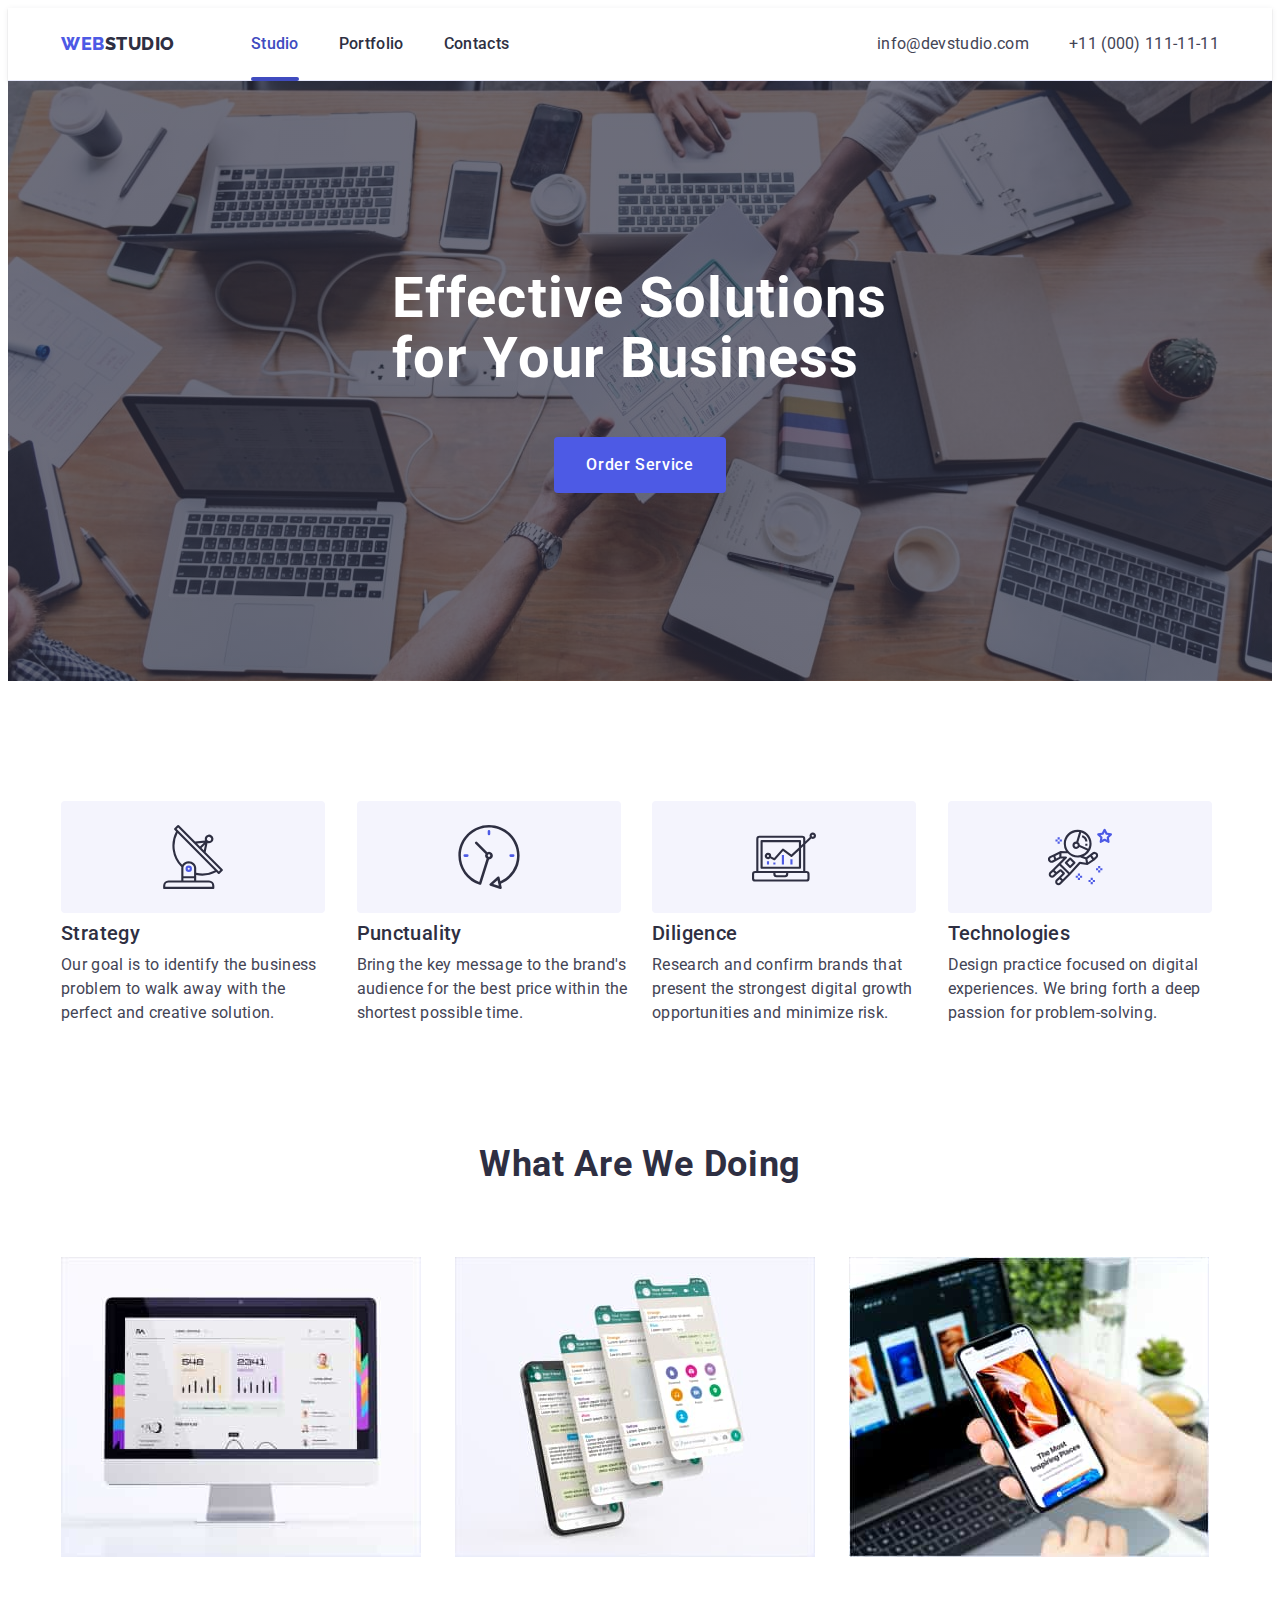
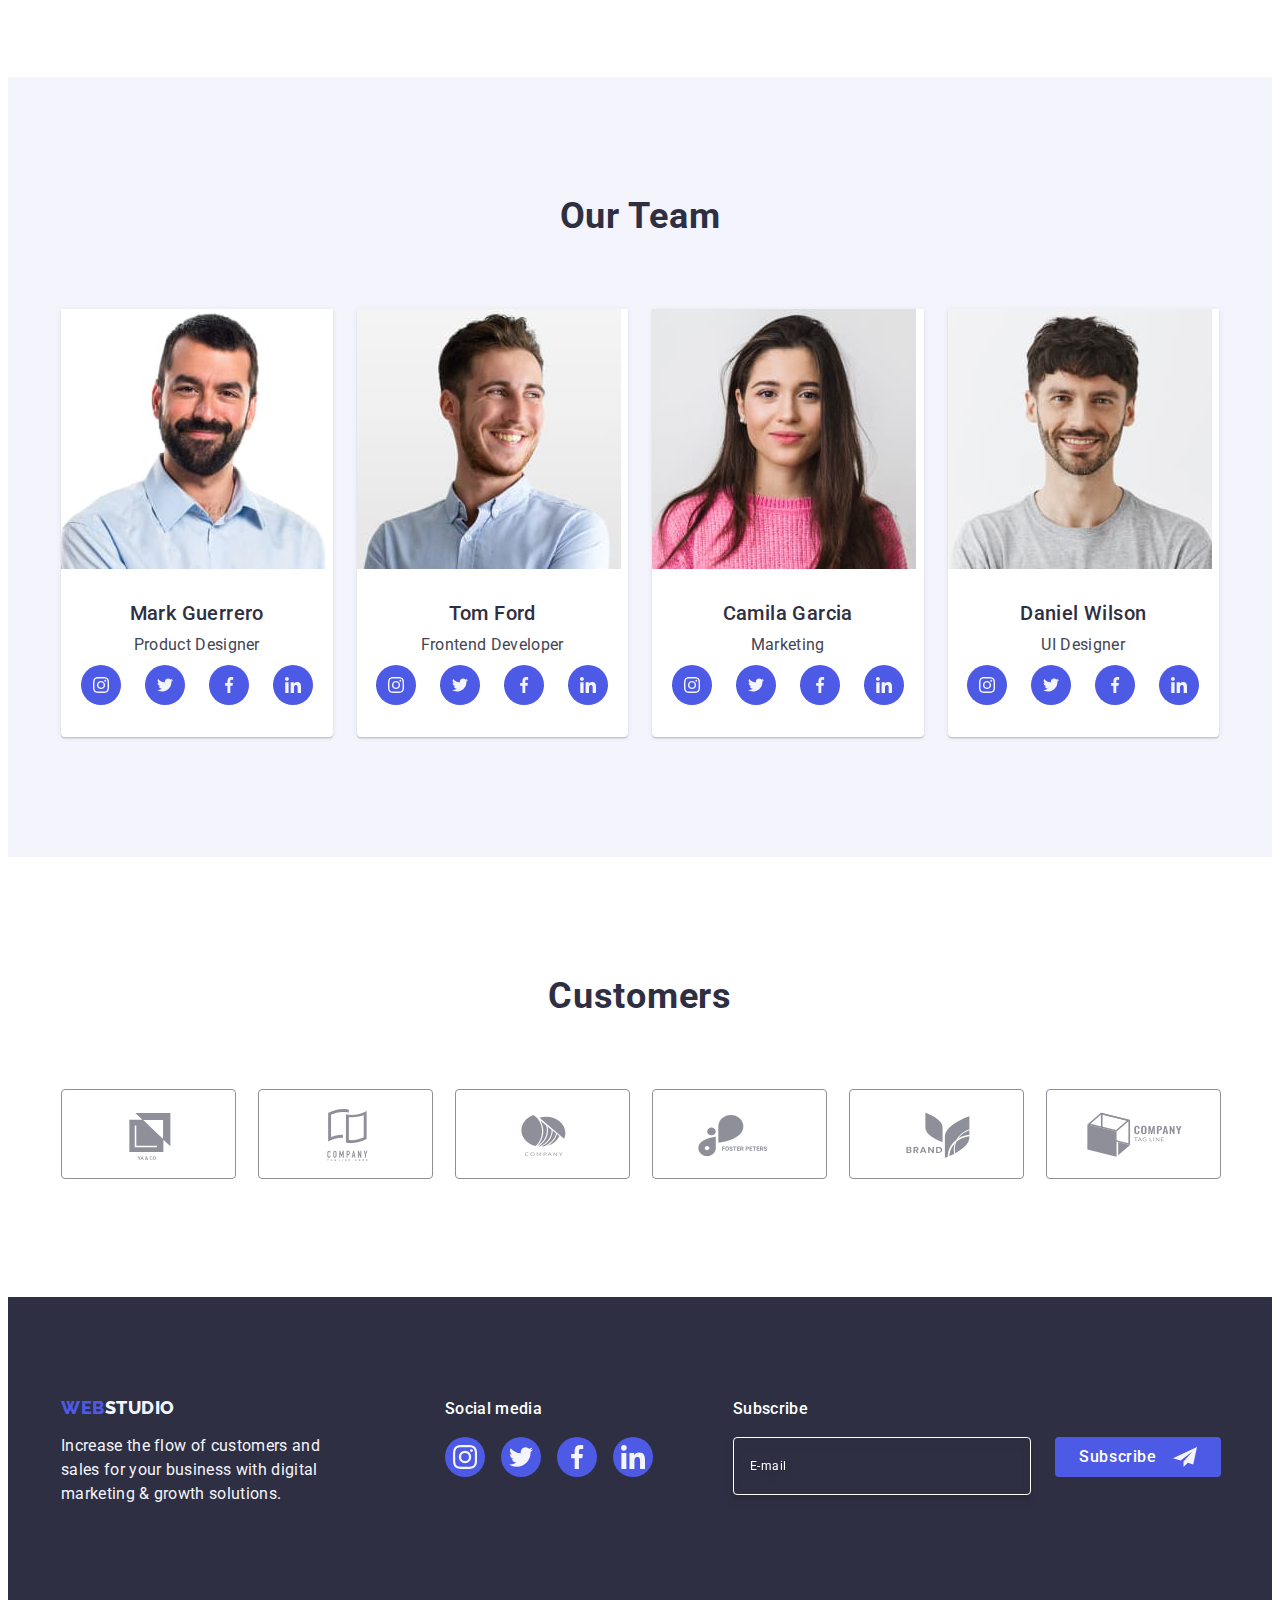
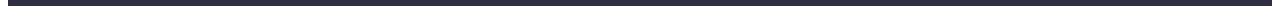
<file: index.html>
<!DOCTYPE html>
<html lang="en">
  <head>
    <meta charset="UTF-8" />
    <meta name="viewport" content="width=device-width, initial-scale=1.0" />
    <link rel="preconnect" href="https://fonts.googleapis.com" />
    <link rel="preconnect" href="https://fonts.gstatic.com" crossorigin />
    <link
      href="https://fonts.googleapis.com/css2?family=Raleway:wght@800&family=Roboto:wght@400;500;700;900&display=swap"
      rel="stylesheet"
    />
    <link
      rel="stylesheet"
      href="https://cdnjs.cloudflare.com/ajax/libs/modern-normalize/2.0.0/modern-normalize.min.css"
      integrity="sha512-4xo8blKMVCiXpTaLzQSLSw3KFOVPWhm/TRtuPVc4WG6kUgjH6J03IBuG7JZPkcWMxJ5huwaBpOpnwYElP/m6wg=="
      crossorigin="anonymous"
      referrerpolicy="no-referrer"
    />
    <link rel="stylesheet" href="./css/styles.css" />
    <!-- <link rel="stylesheet" href="./images/icons.svg" /> -->
    <title>WebStudio</title>
  </head>
  <body>
    <header class="header">
      <div class="container header-container">
        <nav class="header-navigation">
          <a class="header-logo link" href="./index.html"
            >Web<span>Studio</span></a
          >
          <ul class="header-list list">
            <li>
              <a class="header-item link current" href="./index.html">Studio</a>
            </li>

            <li>
              <a class="header-item link" href="./portfolio.html">Portfolio</a>
            </li>

            <li>
              <a class="header-item link" href="">Contacts</a>
            </li>
          </ul>
        </nav>

        <address class="header-contacts">
          <ul class="header-contacts-list list">
            <li>
              <a
                class="header-contacts-item link"
                href="mailto:info@devstudio.com"
                >info@devstudio.com</a
              >
            </li>

            <li>
              <a class="header-contacts-item link" href="tel:+110001111111"
                >+11 (000) 111-11-11</a
              >
            </li>
          </ul>
        </address>
      </div>
    </header>

    <main>
      <section class="hero">
        <div class="container">
          <h1 class="hero-title">Effective Solutions for Your Business</h1>
          <button type="button" class="hero-btn" data-modal-open>
            Order Service
          </button>
        </div>
      </section>

      <section class="description">
        <div class="container">
          <h2 class="visually-hidden">Our description</h2>
          <ul class="description-list list">
            <li class="description-item">
              <div class="description-block">
                <svg class="description-icon" width="64" height="64">
                  <use href="./images/icons.svg#icon-antenna"></use>
                </svg>
              </div>
              <h3 class="page-subtitle">Strategy</h3>
              <p class="page-text">
                Our goal is to identify the business problem to walk away with
                the perfect and creative solution.
              </p>
            </li>

            <li class="description-item">
              <div class="description-block">
                <svg class="description-icon" width="64" height="64">
                  <use href="./images/icons.svg#icon-clock"></use>
                </svg>
              </div>
              <h3 class="page-subtitle">Punctuality</h3>
              <p class="page-text">
                Bring the key message to the brand's audience for the best price
                within the shortest possible time.
              </p>
            </li>

            <li class="description-item">
              <div class="description-block">
                <svg class="description-icon" width="64" height="64">
                  <use href="./images/icons.svg#icon-diagram"></use>
                </svg>
              </div>
              <h3 class="page-subtitle">Diligence</h3>
              <p class="page-text">
                Research and confirm brands that present the strongest digital
                growth opportunities and minimize risk.
              </p>
            </li>

            <li class="description-item">
              <div class="description-block">
                <svg class="description-icon" width="64" height="64">
                  <use href="./images/icons.svg#icon-astronaut"></use>
                </svg>
              </div>
              <h3 class="page-subtitle">Technologies</h3>
              <p class="page-text">
                Design practice focused on digital experiences. We bring forth a
                deep passion for problem-solving.
              </p>
            </li>
          </ul>
        </div>
      </section>

      <section class="doing">
        <div class="container">
          <h2 class="page-title">What are we doing</h2>
          <ul class="doing-list list">
            <li class="doing-item">
              <img src="./images/mac.jpg" alt="mac" width="360" height="300" />
            </li>

            <li class="doing-item">
              <img
                src="./images/phones.jpg"
                alt="phones"
                width="360"
                height="300"
              />
            </li>

            <li class="doing-item">
              <img
                src="./images/hand-ph.jpg"
                alt="hand-ph"
                width="360"
                height="300"
              />
            </li>
          </ul>
        </div>
      </section>

      <section class="team">
        <div class="container">
          <h2 class="page-title">Our Team</h2>
          <ul class="team-list list">
            <li class="team-list-item">
              <img
                src="./images/mark.jpg"
                alt="mark"
                width="264"
                height="260"
              />
              <div class="team-item-block">
                <h3 class="page-subtitle team-subtitle">Mark Guerrero</h3>
                <p class="page-text team-text">Product Designer</p>

                <ul class="team-block-list list">
                  <li class="team-block-item">
                    <a href="https://www.instagram.com/" class="team-ref">
                      <svg class="team-icon" width="16" height="16">
                        <use
                          href="./images/icons.svg#icon-instagram"
                        ></use></svg
                    ></a>
                  </li>

                  <li class="team-block-item">
                    <a href="https://twitter.com/" class="team-ref">
                      <svg class="team-icon" width="16" height="16">
                        <use href="./images/icons.svg#icon-twitter"></use></svg
                    ></a>
                  </li>

                  <li class="team-block-item">
                    <a href="https://uk-ua.facebook.com/" class="team-ref">
                      <svg class="team-icon" width="16" height="16">
                        <use href="./images/icons.svg#icon-facebook"></use></svg
                    ></a>
                  </li>

                  <li class="team-block-item">
                    <a href="https://linkedin.com/" class="team-ref">
                      <svg class="team-icon" width="16" height="16">
                        <use href="./images/icons.svg#icon-linkedin"></use></svg
                    ></a>
                  </li>
                </ul>
              </div>
            </li>

            <li class="team-list-item">
              <img src="./images/tom.jpg" alt="tom" width="264" height="260" />
              <div class="team-item-block">
                <h3 class="page-subtitle team-subtitle">Tom Ford</h3>
                <p class="page-text team-text">Frontend Developer</p>

                <ul class="team-block-list list">
                  <li class="team-block-item">
                    <a href="https://www.instagram.com/" class="team-ref">
                      <svg class="team-icon" width="16" height="16">
                        <use
                          href="./images/icons.svg#icon-instagram"
                        ></use></svg
                    ></a>
                  </li>

                  <li class="team-block-item">
                    <a href="https://twitter.com/" class="team-ref">
                      <svg class="team-icon" width="16" height="16">
                        <use href="./images/icons.svg#icon-twitter"></use></svg
                    ></a>
                  </li>

                  <li class="team-block-item">
                    <a href="https://uk-ua.facebook.com/" class="team-ref">
                      <svg class="team-icon" width="16" height="16">
                        <use href="./images/icons.svg#icon-facebook"></use></svg
                    ></a>
                  </li>

                  <li class="team-block-item">
                    <a href="https://linkedin.com/" class="team-ref">
                      <svg class="team-icon" width="16" height="16">
                        <use href="./images/icons.svg#icon-linkedin"></use></svg
                    ></a>
                  </li>
                </ul>
              </div>
            </li>

            <li class="team-list-item">
              <img
                src="./images/camila.jpg"
                alt="camila"
                width="264"
                height="260"
              />
              <div class="team-item-block">
                <h3 class="page-subtitle team-subtitle">Camila Garcia</h3>
                <p class="page-text team-text">Marketing</p>
                <ul class="team-block-list list">
                  <li class="team-block-item">
                    <a href="https://www.instagram.com/" class="team-ref">
                      <svg class="team-icon" width="16" height="16">
                        <use
                          href="./images/icons.svg#icon-instagram"
                        ></use></svg
                    ></a>
                  </li>

                  <li class="team-block-item">
                    <a href="https://twitter.com/" class="team-ref">
                      <svg class="team-icon" width="16" height="16">
                        <use href="./images/icons.svg#icon-twitter"></use></svg
                    ></a>
                  </li>

                  <li class="team-block-item">
                    <a href="https://uk-ua.facebook.com/" class="team-ref">
                      <svg class="team-icon" width="16" height="16">
                        <use href="./images/icons.svg#icon-facebook"></use></svg
                    ></a>
                  </li>

                  <li class="team-block-item">
                    <a href="https://linkedin.com/" class="team-ref">
                      <svg class="team-icon" width="16" height="16">
                        <use href="./images/icons.svg#icon-linkedin"></use></svg
                    ></a>
                  </li>
                </ul>
              </div>
            </li>

            <li class="team-list-item">
              <img
                src="./images/daniel.jpg"
                alt="daniel"
                width="264"
                height="260"
              />
              <div class="team-item-block">
                <h3 class="page-subtitle team-subtitle">Daniel Wilson</h3>
                <p class="page-text team-text">UI Designer</p>
                <ul class="team-block-list list">
                  <li class="team-block-item">
                    <a href="https://www.instagram.com/" class="team-ref">
                      <svg class="team-icon" width="16" height="16">
                        <use
                          href="./images/icons.svg#icon-instagram"
                        ></use></svg
                    ></a>
                  </li>

                  <li class="team-block-item">
                    <a href="https://twitter.com/" class="team-ref">
                      <svg class="team-icon" width="16" height="16">
                        <use href="./images/icons.svg#icon-twitter"></use></svg
                    ></a>
                  </li>

                  <li class="team-block-item">
                    <a href="https://uk-ua.facebook.com/" class="team-ref">
                      <svg class="team-icon" width="16" height="16">
                        <use href="./images/icons.svg#icon-facebook"></use></svg
                    ></a>
                  </li>

                  <li class="team-block-item">
                    <a href="https://linkedin.com/" class="team-ref">
                      <svg class="team-icon" width="16" height="16">
                        <use href="./images/icons.svg#icon-linkedin"></use></svg
                    ></a>
                  </li>
                </ul>
              </div>
            </li>
          </ul>
        </div>
      </section>

      <section class="customers">
        <div class="container">
          <h2 class="page-title">Customers</h2>
          <ul class="list customers-list">
            <li class="customers-list-item">
              <a href="#" class="customers-ref">
                <svg class="customers-icon" width="104" height="56">
                  <use href="./images/icons.svg#icon-logo1"></use>
                </svg>
              </a>
            </li>

            <li class="customers-list-item">
              <a href="#" class="customers-ref">
                <svg class="customers-icon" width="104" height="56">
                  <use href="./images/icons.svg#icon-logo2"></use>
                </svg>
              </a>
            </li>

            <li class="customers-list-item">
              <a href="#" class="customers-ref">
                <svg class="customers-icon" width="104" height="56">
                  <use href="./images/icons.svg#icon-logo3"></use>
                </svg>
              </a>
            </li>

            <li class="customers-list-item">
              <a href="#" class="customers-ref">
                <svg class="customers-icon" width="104" height="56">
                  <use href="./images/icons.svg#icon-logo4"></use>
                </svg>
              </a>
            </li>

            <li class="customers-list-item">
              <a href="#" class="customers-ref">
                <svg class="customers-icon" width="104" height="56">
                  <use href="./images/icons.svg#icon-logo5"></use>
                </svg>
              </a>
            </li>

            <li class="customers-list-item">
              <a href="#" class="customers-ref">
                <svg class="customers-icon" width="104" height="56">
                  <use href="./images/icons.svg#icon-logo6"></use>
                </svg>
              </a>
            </li>
          </ul>
        </div>
      </section>
    </main>

    <footer class="footer">
      <div class="container footer-cntnr">
        <div class="footer-text">
          <a href="./index.html" class="logo-footer link"
            >Web<span class="logo-footer-accent">Studio</span>
          </a>
          <p class="page-text-footer">
            Increase the flow of customers and sales for your business with
            digital marketing & growth solutions.
          </p>
        </div>
        <div class="footer-social">
          <p class="footer-subtitle">Social media</p>
          <ul class="list footer-social-list">
            <li class="footer-social-item">
              <a href="https://www.instagram.com/" class="footer-ref">
                <svg class="footer-icon" width="24" height="24">
                  <use href="./images/icons.svg#icon-instagram"></use>
                </svg>
              </a>
            </li>
            <li class="footer-social-item">
              <a href="https://twitter.com/" class="footer-ref">
                <svg class="footer-icon" width="24" height="24">
                  <use href="./images/icons.svg#icon-twitter"></use>
                </svg>
              </a>
            </li>
            <li class="footer-social-item">
              <a href="https://uk-ua.facebook.com/" class="footer-ref">
                <svg class="footer-icon" width="24" height="24">
                  <use href="./images/icons.svg#icon-facebook"></use>
                </svg>
              </a>
            </li>
            <li class="footer-social-item">
              <a href="https://linkedin.com/" class="footer-ref">
                <svg class="footer-icon" width="24" height="24">
                  <use href="./images/icons.svg#icon-linkedin"></use>
                </svg>
              </a>
            </li>
          </ul>
        </div>
        <div class="footer-sub">
          <p class="footer-subtitle">Subscribe</p>

          <form class="footer-sub-input">
            <label class="footer-label">
              <input
                type="email"
                name="input-email"
                class="footer-input"
                placeholder="E-mail"
              />
            </label>
            <button type="submit" class="footer-btn">
              Subscribe
              <svg class="footer-submit-icon" width="24" height="24">
                <use href="./images/icons.svg#icon-frame"></use>
              </svg>
            </button>
          </form>
        </div>
      </div>
    </footer>

    <div data-modal="" class="backdrop is-hidden">
      <div class="modal">
        <button type="button" class="modal-close-btn" data-modal-close>
          <svg class="modal-close-icon" width="8" height="8">
            <use href="./images/icons.svg#icon-close"></use>
          </svg>
        </button>
        <p class="form-text">Leave your contacts and we will call you back</p>
        <form class="modal-form">
          <div class="modal-form-field">
            <label class="modal-label" for="user-name">Name</label>
            <div class="input-field">
              <input
                class="modal-input"
                type="text"
                name="user-name"
                id="user-name"
              />
              <svg class="modal-icon" width="18" height="24">
                <use href="./images/icons.svg#icon-person"></use>
              </svg>
            </div>
          </div>

          <div class="modal-form-field">
            <label class="modal-label" for="user-phone">Phone</label>
            <div class="input-field">
              <input
                class="modal-input"
                type="tel"
                name="user-phone"
                id="user-phone"
              />
              <svg class="modal-icon" width="18" height="24">
                <use href="./images/icons.svg#icon-phone"></use>
              </svg>
            </div>
          </div>

          <div class="modal-form-field">
            <label class="modal-label" for="user-email">Email</label>
            <div class="input-field">
              <input
                class="modal-input"
                type="email"
                name="user-email"
                id="user-email"
              />
              <svg class="modal-icon" width="18" height="24">
                <use href="./images/icons.svg#icon-email"></use>
              </svg>
            </div>
          </div>

          <div class="modal-textfield">
            <label class="modal-label" for="user-comment">Comment</label>
            <textarea
              class="modal-textarea"
              name="user-comment"
              id="user-comment"
              placeholder="Text input"
            ></textarea>
          </div>

          <div class="modal-privacy">
            <input
              class="modal-privacy-input visually-hidden"
              type="checkbox"
              name="user-privacy"
              id="user-privacy"
              value="true"
            />
            <label class="privacy-label" for="user-privacy">
              <span class="privacy-label-item">
                <svg class="privacy-icon" width="10" height="8">
                  <use href="./images/icons.svg#icon-check"></use>
                </svg>
              </span>
              I accept the terms and conditions of the
              <a class="privacy-ref" href="#">Privacy Policy</a>
            </label>
          </div>
          <button type="button" class="hero-btn">Send</button>
        </form>
      </div>
    </div>
    <script src="./js/modal.js"></script>
  </body>
</html>
</file>
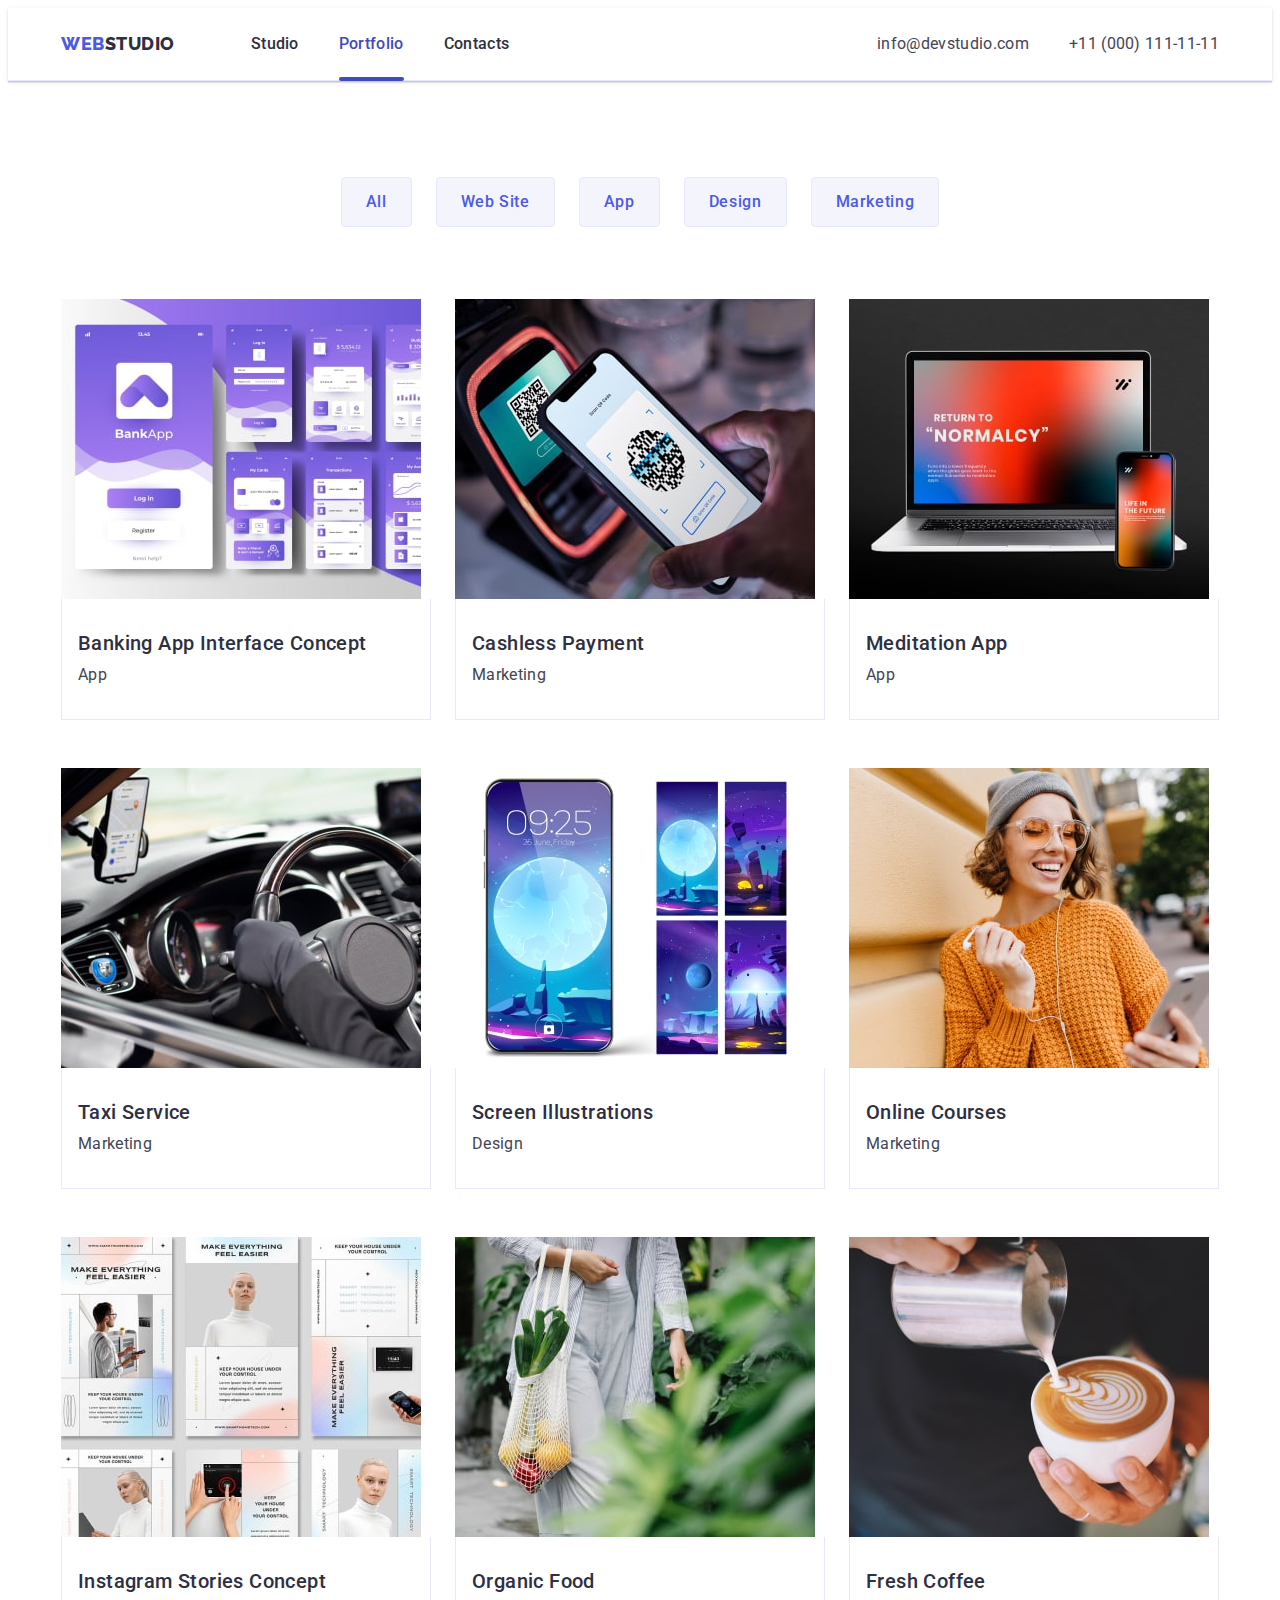
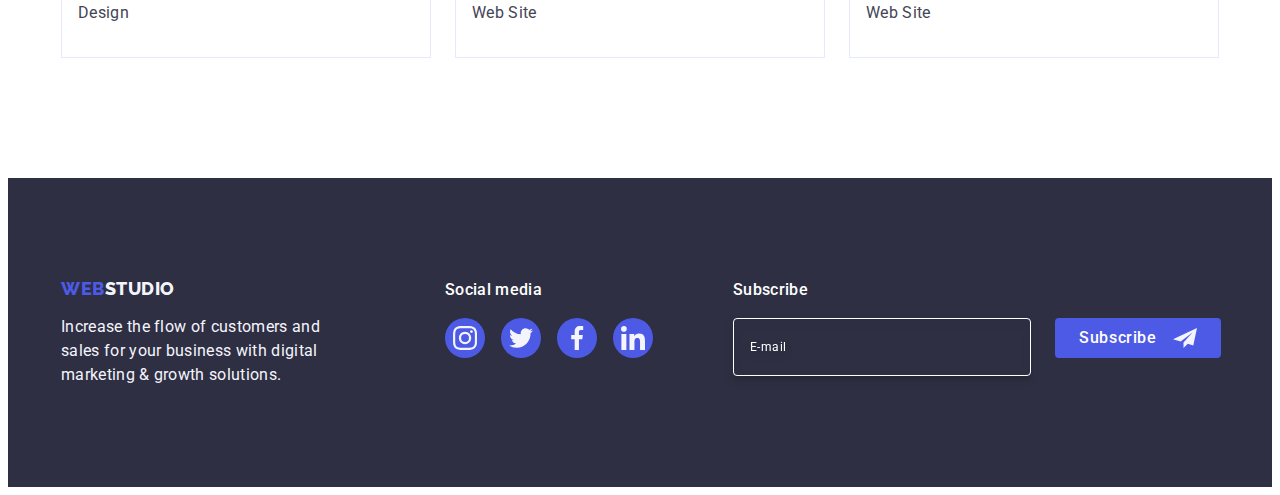
<file: portfolio.html>
<!DOCTYPE html>
<html lang="en">
  <head>
    <meta charset="UTF-8" />
    <meta name="viewport" content="width=device-width, initial-scale=1.0" />
    <link rel="preconnect" href="https://fonts.googleapis.com" />
    <link rel="preconnect" href="https://fonts.gstatic.com" crossorigin />
    <link
      href="https://fonts.googleapis.com/css2?family=Raleway:wght@800&family=Roboto:wght@400;500;700;900&display=swap"
      rel="stylesheet"
    />
    <link
      rel="stylesheet"
      href="https://cdnjs.cloudflare.com/ajax/libs/modern-normalize/2.0.0/modern-normalize.min.css"
      integrity="sha512-4xo8blKMVCiXpTaLzQSLSw3KFOVPWhm/TRtuPVc4WG6kUgjH6J03IBuG7JZPkcWMxJ5huwaBpOpnwYElP/m6wg=="
      crossorigin="anonymous"
      referrerpolicy="no-referrer"
    />
    <link rel="stylesheet" href="./css/styles.css" />
    <title>Portfolio</title>
  </head>
  <body>
    <header class="header">
      <div class="container header-container">
        <nav class="header-navigation">
          <a class="header-logo link" href="./index.html"
            >Web<span>Studio</span></a
          >
          <ul class="header-list list">
            <li>
              <a class="header-item link" href="./index.html">Studio</a>
            </li>

            <li>
              <a class="header-item link current" href="./portfolio.html"
                >Portfolio</a
              >
            </li>

            <li>
              <a class="header-item link" href="">Contacts</a>
            </li>
          </ul>
        </nav>

        <address class="header-contacts">
          <ul class="header-contacts-list list">
            <li>
              <a
                class="header-contacts-item link"
                href="mailto:info@devstudio.com"
                >info@devstudio.com</a
              >
            </li>

            <li>
              <a class="header-contacts-item link" href="tel:+110001111111"
                >+11 (000) 111-11-11</a
              >
            </li>
          </ul>
        </address>
      </div>
    </header>

    <main>
      <section class="main-page">
        <div class="container">
          <h1 class="visually-hidden">Filters</h1>
          <ul class="filters-list list">
            <li class="filters-list-item">
              <button class="filters-btn" type="button">All</button>
            </li>
            <li class="filters-list-item">
              <button class="filters-btn" type="button">Web Site</button>
            </li>
            <li class="filters-list-item">
              <button class="filters-btn" type="button">App</button>
            </li>
            <li class="filters-list-item">
              <button class="filters-btn" type="button">Design</button>
            </li>
            <li class="filters-list-item">
              <button class="filters-btn" type="button">Marketing</button>
            </li>
          </ul>

          <ul class="main-page-list list">
            <li class="main-page-item">
              <a href="#" class="link main-page-link">
                <div class="card-img">
                  <img
                    src="./images/img-app1.jpg"
                    alt="banking"
                    width="360"
                    height="300"
                  />
                  <p class="overlay">
                    14 Stylish and User-Friendly App Design Concepts · Task
                    Manager App · Calorie Tracker App · Exotic Fruit Ecommerce
                    App · Cloud Storage App
                  </p>
                </div>
                <div class="card-item-text">
                  <h2 class="page-subtitle">Banking App Interface Concept</h2>
                  <p class="page-text">App</p>
                </div>
              </a>
            </li>

            <li class="main-page-item">
              <a href="#" class="link main-page-link">
                <div class="card-img">
                  <img
                    src="./images/img-payment.jpg"
                    alt="payment"
                    width="360"
                    height="300"
                  />
                  <p class="overlay">
                    14 Stylish and User-Friendly App Design Concepts · Task
                    Manager App · Calorie Tracker App · Exotic Fruit Ecommerce
                    App · Cloud Storage App
                  </p>
                </div>
                <div class="card-item-text">
                  <h2 class="page-subtitle">Cashless Payment</h2>
                  <p class="page-text">Marketing</p>
                </div>
              </a>
            </li>
            <li class="main-page-item">
              <a href="#" class="link main-page-link">
                <div class="card-img">
                  <img
                    src="./images/img-app2.jpg"
                    alt="meditation"
                    width="360"
                    height="300"
                  />
                  <p class="overlay">
                    14 Stylish and User-Friendly App Design Concepts · Task
                    Manager App · Calorie Tracker App · Exotic Fruit Ecommerce
                    App · Cloud Storage App
                  </p>
                </div>
                <div class="card-item-text">
                  <h2 class="page-subtitle">Meditation App</h2>
                  <p class="page-text">App</p>
                </div>
              </a>
            </li>
            <li class="main-page-item">
              <a href="#" class="link main-page-link">
                <div class="card-img">
                  <img
                    src="./images/img-taxi.jpg"
                    alt="taxi"
                    width="360"
                    height="300"
                  />
                  <p class="overlay">
                    14 Stylish and User-Friendly App Design Concepts · Task
                    Manager App · Calorie Tracker App · Exotic Fruit Ecommerce
                    App · Cloud Storage App
                  </p>
                </div>
                <div class="card-item-text">
                  <h2 class="page-subtitle">Taxi Service</h2>
                  <p class="page-text">Marketing</p>
                </div>
              </a>
            </li>
            <li class="main-page-item">
              <a href="#" class="link main-page-link">
                <div class="card-img">
                  <img
                    src="./images/img-screen.jpg"
                    alt="screen"
                    width="360"
                    height="300"
                  />
                  <p class="overlay">
                    14 Stylish and User-Friendly App Design Concepts · Task
                    Manager App · Calorie Tracker App · Exotic Fruit Ecommerce
                    App · Cloud Storage App
                  </p>
                </div>
                <div class="card-item-text">
                  <h2 class="page-subtitle">Screen Illustrations</h2>
                  <p class="page-text">Design</p>
                </div>
              </a>
            </li>
            <li class="main-page-item">
              <a href="#" class="link main-page-link">
                <div class="card-img">
                  <img
                    src="./images/img-courses.jpg"
                    alt="courses"
                    width="360"
                    height="300"
                  />
                  <p class="overlay">
                    14 Stylish and User-Friendly App Design Concepts · Task
                    Manager App · Calorie Tracker App · Exotic Fruit Ecommerce
                    App · Cloud Storage App
                  </p>
                </div>
                <div class="card-item-text">
                  <h2 class="page-subtitle">Online Courses</h2>
                  <p class="page-text">Marketing</p>
                </div>
              </a>
            </li>
            <li class="main-page-item">
              <a href="#" class="link main-page-link">
                <div class="card-img">
                  <img
                    src="./images/img-stories.jpg"
                    alt="stories"
                    width="360"
                    height="300"
                  />
                  <p class="overlay">
                    14 Stylish and User-Friendly App Design Concepts · Task
                    Manager App · Calorie Tracker App · Exotic Fruit Ecommerce
                    App · Cloud Storage App
                  </p>
                </div>
                <div class="card-item-text">
                  <h2 class="page-subtitle">Instagram Stories Concept</h2>
                  <p class="page-text">Design</p>
                </div>
              </a>
            </li>
            <li class="main-page-item">
              <a href="#" class="link main-page-link">
                <div class="card-img">
                  <img
                    src="./images/img-food.jpg"
                    alt="food"
                    width="360"
                    height="300"
                  />
                  <p class="overlay">
                    14 Stylish and User-Friendly App Design Concepts · Task
                    Manager App · Calorie Tracker App · Exotic Fruit Ecommerce
                    App · Cloud Storage App
                  </p>
                </div>
                <div class="card-item-text">
                  <h2 class="page-subtitle">Organic Food</h2>
                  <p class="page-text">Web Site</p>
                </div>
              </a>
            </li>
            <li class="main-page-item">
              <a href="#" class="link main-page-link">
                <div class="card-img">
                  <img
                    src="./images/img-coffee.jpg"
                    alt="coffee"
                    width="360"
                    height="300"
                  />
                  <p class="overlay">
                    14 Stylish and User-Friendly App Design Concepts · Task
                    Manager App · Calorie Tracker App · Exotic Fruit Ecommerce
                    App · Cloud Storage App
                  </p>
                </div>
                <div class="card-item-text">
                  <h2 class="page-subtitle">Fresh Coffee</h2>
                  <p class="page-text">Web Site</p>
                </div>
              </a>
            </li>
          </ul>
        </div>
      </section>
    </main>

    <footer class="footer">
      <div class="container footer-cntnr">
        <div class="footer-text">
          <a href="./index.html" class="logo-footer link"
            >Web<span class="logo-footer-accent">Studio</span>
          </a>
          <p class="page-text-footer">
            Increase the flow of customers and sales for your business with
            digital marketing & growth solutions.
          </p>
        </div>
        <div class="footer-social">
          <p class="footer-subtitle">Social media</p>
          <ul class="list footer-social-list">
            <li class="footer-social-item">
              <a href="https://www.instagram.com/" class="footer-ref">
                <svg class="footer-icon" width="24" height="24">
                  <use href="./images/icons.svg#icon-instagram"></use>
                </svg>
              </a>
            </li>
            <li class="footer-social-item">
              <a href="https://twitter.com/" class="footer-ref">
                <svg class="footer-icon" width="24" height="24">
                  <use href="./images/icons.svg#icon-twitter"></use>
                </svg>
              </a>
            </li>
            <li class="footer-social-item">
              <a href="https://uk-ua.facebook.com/" class="footer-ref">
                <svg class="footer-icon" width="24" height="24">
                  <use href="./images/icons.svg#icon-facebook"></use>
                </svg>
              </a>
            </li>
            <li class="footer-social-item">
              <a href="https://linkedin.com/" class="footer-ref">
                <svg class="footer-icon" width="24" height="24">
                  <use href="./images/icons.svg#icon-linkedin"></use>
                </svg>
              </a>
            </li>
          </ul>
        </div>
        <div class="footer-sub">
          <p class="footer-subtitle">Subscribe</p>

          <form class="footer-sub-input">
            <label class="footer-label">
              <input
                type="email"
                name="input-email"
                class="footer-input"
                placeholder="E-mail"
              />
            </label>
            <button type="submit" class="footer-btn">
              Subscribe
              <svg class="footer-submit-icon" width="24" height="24">
                <use href="./images/icons.svg#icon-frame"></use>
              </svg>
            </button>
          </form>
        </div>
      </div>
    </footer>
  </body>
</html>
</file>
<file: css/styles.css>
:root {
  --cloud: #f4f4fd;
  --cornflower: #e7e9fc;
  --iris: #4d5ae5;
  --green: #31d0aa;
  --ocean: #404bbf;
  --navyblue: #2e2f42;
  --slate: #434455;
  --white: #ffffff;
  --lightslate: #8e8f99;
  --text-size: 16px;
  --text-height: 1.5;
  --text-weight: 500;
  --text-spacing: 0.02em;
}

body {
  font-family: "Roboto", sans-serif;
  background-color: var(--white);
  color: var(--slate);
  font-size: var(--text-size);
  line-height: var(--text-height);
  letter-spacing: var(--text-spacing);
}

h1,
h2,
h3,
h4,
h5,
h6,
p {
  margin-top: 0;
  margin-bottom: 0;
}

ul,
ol {
  padding-left: 0;
  margin-top: 0;
  margin-bottom: 0;
}

img {
  display: block;
  max-width: 100%;
  height: auto;
}

.visually-hidden {
  position: absolute;
  width: 1px;
  height: 1px;
  margin: -1px;
  border: 0;
  padding: 0;
  white-space: nowrap;
  clip-path: inset(100%);
  clip: rect(0 0 0 0);
  overflow: hidden;
}

.link {
  text-decoration: none;
}

.list {
  list-style-type: none;
}

.container {
  width: 100%;
  max-width: 1158px;
  padding-left: 15px;
  padding-right: 15px;
  margin: 0 auto;
}

.page-title {
  color: var(--navyblue);
  text-align: center;
  font-size: 36px;
  font-weight: 700;
  line-height: 1.11;
  letter-spacing: var(--text-spacing);
  text-transform: capitalize;
  margin-bottom: 72px;
}

.page-subtitle {
  color: var(--navyblue);
  font-size: 20px;
  font-weight: var(--text-weight);
  line-height: 1.2;
  letter-spacing: var(--text-spacing);
  margin-bottom: 8px;
}

.page-text {
  color: var(--slate, #434455);
  font-size: var(--text-size);
  font-style: normal;
  font-weight: 400;
  line-height: var(--text-height);
  letter-spacing: var(--text-spacing);
}

/* __________________HEADER________________ */
.header {
  border-bottom: 1px solid var(--cornflower, #e7e9fc);
  box-shadow: 0px 1px 6px 0px rgba(46, 47, 66, 0.08),
    0px 1px 1px 0px rgba(46, 47, 66, 0.16),
    0px 2px 1px 0px rgba(46, 47, 66, 0.08);
}

.header-container {
  display: flex;
  margin: 0 auto;
  justify-content: space-between;
}

.header-navigation {
  display: flex;
  align-items: center;
}

.header-logo {
  color: var(--iris);
  font-size: 18px;
  font-family: "Raleway", sans-serif;
  font-weight: 800;
  line-height: 1.17;
  letter-spacing: 0.03em;
  text-transform: uppercase;
  margin-right: 76px;
  display: inline-flex;
  height: 24px;
  align-items: center;
  flex-shrink: 0;
}

.header-logo span {
  color: var(--navyblue);
}

.header-list {
  display: flex;
  gap: 40px;
}

.header-item {
  color: var(--navyblue);
  font-size: var(--text-size);
  font-weight: var(--text-weight);
  line-height: var(--text-height);
  letter-spacing: var(--text-spacing);
  padding-top: 24px;
  padding-bottom: 24px;
  display: block;
  transition: color 250ms cubic-bezier(0.4, 0, 0.2, 1);
}

.header-item:focus,
.header-item:hover {
  color: var(--ocean);
}

.header-contacts {
  font-style: normal;
  gap: 40px;
}

.header-contacts-list {
  display: flex;
  align-items: flex-start;
  gap: 40px;
}

.header-contacts-item {
  color: var(--slate);
  font-size: var(--text-size);
  line-height: var(--text-height);
  letter-spacing: var(--text-spacing);
  padding-top: 24px;
  padding-bottom: 24px;
  display: block;
  transition: color 250ms cubic-bezier(0.4, 0, 0.2, 1);
}

.header-contacts-item:focus,
.header-contacts-item:hover {
  color: var(--ocean);
}

.current {
  position: relative;
  color: var(--ocean);
}

.current::after {
  content: "";
  position: absolute;
  bottom: -1px;
  left: 0;
  width: 100%;
  height: 4px;
  border-radius: 2px;
  background-color: var(--ocean);
}

/* __________________HERO________________ */
.hero {
  background-color: var(--navyblue);
  padding-top: 188px;
  padding-bottom: 188px;
  background-image: linear-gradient(
      rgba(46, 47, 66, 0.7),
      rgba(46, 47, 66, 0.7)
    ),
    url(../images/people-office.jpg);
  background-repeat: no-repeat;
  background-position: center;
  background-size: cover;
  max-width: 1440px;
  margin: 0 auto;
}

.hero-title {
  color: var(--white);
  font-size: 56px;
  font-weight: 700;
  line-height: 1.07;
  letter-spacing: var(--text-spacing);
  max-width: 496px;
  margin: 0 auto;
  margin-bottom: 48px;
}

.hero-btn {
  font-family: "Roboto", sans-serif;
  background: var(--iris);
  color: var(--white);
  font-size: var(--text-size);
  font-weight: var(--text-weight);
  line-height: var(--text-height);
  letter-spacing: 0.04em;
  cursor: pointer;
  padding: 16px 32px;
  border-radius: 4px;
  display: block;
  margin: 0 auto;
  min-width: 169px;
  border: none;
  height: 56px;
  transition: background-color 250ms cubic-bezier(0.4, 0, 0.2, 1);
}

.hero-btn:focus,
.hero-btn:hover {
  background-color: var(--ocean);
  box-shadow: 0px 4px 4px 0px rgba(0, 0, 0, 0.15);
}

/* __________________DESCRIPTION________________ */

.description {
  padding-top: 120px;
  padding-bottom: 120px;
}

.description-list {
  display: flex;
  gap: 24px;
}

.description-item {
  width: calc((100% - 72px) / 4);
}
/* __________________DOING_______________ */

.doing {
  padding-bottom: 120px;
}

.doing-list {
  display: flex;
  gap: 24px;
}

.doing-item {
  width: calc((100% - 48px) / 3);
}

.description-block {
  width: 264px;
  height: 112px;
  display: flex;
  align-items: center;
  justify-content: center;
  border-radius: 4px;
  background: var(--cloud, #f4f4fd);
  margin-bottom: 8px;
}
/* __________________TEAM________________ */

.team {
  background-color: var(--cloud);
  padding-top: 120px;
  padding-bottom: 120px;
}

.team-list {
  display: flex;
  gap: 24px;
}

.team-list-item {
  width: calc((100% - 72px) / 4);
  border-radius: 0px 0px 4px 4px;
  background-color: var(--white);
  box-shadow: 0px 2px 1px 0px rgba(46, 47, 66, 0.08),
    0px 1px 1px 0px rgba(46, 47, 66, 0.16),
    0px 1px 6px 0px rgba(46, 47, 66, 0.08);
}

.team-item-block {
  padding: 32px 0;
}

.team-subtitle {
  text-align: center;
}

.team-text {
  text-align: center;
  margin-bottom: 8px;
}

.team-block-list {
  display: flex;
  align-items: center;
  justify-content: center;
  padding: 0;
  gap: 24px;
}

.team-block-item {
  width: 40px;
  height: 40px;
}

.team-ref {
  width: 100%;
  height: 100%;
  display: flex;
  align-items: center;
  justify-content: center;
  border-radius: 50%;
  background-color: var(--iris);
  transition: background-color 250ms cubic-bezier(0.4, 0, 0.2, 1);
}

.team-ref:hover,
.team-ref:focus {
  background-color: var(--ocean);
}

.team-icon {
  fill: var(--cloud);
}

/* __________________CUSTOMERS________________ */

.customers {
  background-color: var(--white);
  padding-top: 120px;
  padding-bottom: 120px;
}

.customers-list {
  display: flex;
  gap: 24px;
  justify-content: center;
}

.customers-list-item {
  width: calc((100% - 120px) / 6);
  height: 88px;
}

.customers-ref {
  width: 100%;
  height: 100%;
  color: var(--lightslate);
  border-radius: 4px;
  border: 1px solid var(--lightslate, #8e8f99);
  display: flex;
  align-items: center;
  justify-content: center;
  transition: border-color 250ms cubic-bezier(0.4, 0, 0.2, 1),
    color 250ms cubic-bezier(0.4, 0, 0.2, 1);
}

.customers-ref:hover,
.customers-ref:focus {
  border-color: var(--ocean);
  color: var(--ocean);
}

.customers-icon {
  fill: currentColor;
}

/* __________________FOOTER_______________ */
.footer {
  background-color: var(--navyblue);
  padding-top: 100px;
  padding-bottom: 100px;
}

.footer-cntnr {
  display: flex;
  align-items: baseline;
}

.footer-text {
  margin-right: 120px;
}

.logo-footer {
  color: var(--iris);
  font-size: 18px;
  font-family: "Raleway", sans-serif;
  font-weight: 800;
  line-height: 1.17;
  letter-spacing: 0.03em;
  text-transform: uppercase;
  margin-bottom: 16px;
  display: inline-block;
}
.logo-footer span {
  color: var(--cloud);
}

.page-text-footer {
  color: var(--cloud);
  font-size: var(--text-size);
  line-height: var(--text-height);
  letter-spacing: var(--text-spacing);
  width: 264px;
}

.footer-subtitle {
  color: var(--white, #fff);
  font-family: Roboto;
  font-size: var(--text-size);
  font-style: normal;
  font-weight: var(--text-weight);
  line-height: var(--text-height);
  letter-spacing: var(--text-spacing);
  margin-bottom: 16px;
}

.footer-social {
  margin-right: 80px;
}

.footer-social-list {
  display: flex;
  gap: 16px;
}

.footer-social-item {
  width: 40px;
  height: 40px;
}

.footer-ref {
  width: 100%;
  height: 100%;
  border-radius: 50%;
  background-color: var(--iris);
  display: flex;
  align-items: center;
  justify-content: center;
  transition: background-color 250ms cubic-bezier(0.4, 0, 0.2, 1);
}

.footer-ref:hover,
.footer-ref:focus {
  background-color: var(--green);
}

.footer-icon {
  fill: var(--cloud);
}

.footer-submit-icon {
  fill: var(--cloud);
  margin-left: 16px;
}

.footer-sub-input {
  display: flex;
  gap: 24px;
}

.footer-btn {
  font-family: "Roboto", sans-serif;
  background: var(--iris);
  color: var(--white);
  font-size: var(--text-size);
  font-weight: var(--text-weight);
  line-height: var(--text-height);
  letter-spacing: 0.04em;
  text-align: center;
  cursor: pointer;
  padding: 8px 24px;
  border-radius: 4px;
  min-width: 165px;
  height: 40px;
  border: none;
  display: inline-flex;
  align-items: center;
  justify-content: center;
  transition: background-color 250ms cubic-bezier(0.4, 0, 0.2, 1);
}

.footer-input {
  color: var(--white);
  font-family: Roboto;
  font-size: 12px;
  font-style: normal;
  font-weight: 400;
  line-height: var(--text-height);
  letter-spacing: 0.04em;
  padding: 8px 16px;
  width: 264px;
  height: 40px;
  background-color: transparent;
  filter: drop-shadow(0px 4px 4px rgba(0, 0, 0, 0.15));
  border-radius: 4px;
  border: 1px solid var(--white, #fff);
  box-shadow: 0px 4px 4px 0px rgba(0, 0, 0, 0.15);
}

.footer-input::placeholder {
  color: var(--white);
}

/* __________________PORTFOLIO_______________ */

.main-page {
  padding-top: 96px;
  padding-bottom: 120px;
}

.filters-list {
  display: flex;
  justify-content: center;
  gap: 24px;
  margin-bottom: 72px;
}

.filters-btn {
  font-family: "Roboto", sans-serif;
  background: var(--cloud);
  color: var(--iris);
  text-align: center;
  font-size: var(--text-size);
  font-weight: var(--text-weight);
  line-height: var(--text-height);
  letter-spacing: 0.04em;
  cursor: pointer;
  padding: 12px 24px;
  border: 1px solid var(--cornflower);
  border-radius: 4px;
  transition: color 250ms cubic-bezier(0.4, 0, 0.2, 1),
    background-color 250ms cubic-bezier(0.4, 0, 0.2, 1),
    border-color 250ms cubic-bezier(0.4, 0, 0.2, 1),
    box-shadow 250ms cubic-bezier(0.4, 0, 0.2, 1);
}

.filters-btn:hover,
.filters-btn:focus {
  background-color: var(--ocean);
  color: var(--white);
  border: 1px solid transparent;
  box-shadow: 0px 2px 2px 0px rgba(0, 0, 0, 0.12),
    0px 2px 1px 0px rgba(0, 0, 0, 0.08), 0px 3px 1px 0px rgba(0, 0, 0, 0.1);
}

.main-page-link {
  display: block;
  transition: box-shadow 250ms cubic-bezier(0.4, 0, 0.2, 1);
}

.main-page-link:hover,
.main-page-link:focus {
  box-shadow: 0px 2px 1px 0px rgba(46, 47, 66, 0.08),
    0px 1px 1px 0px rgba(46, 47, 66, 0.16),
    0px 1px 6px 0px rgba(46, 47, 66, 0.08);
}

.main-page-link:hover .overlay {
  transform: translateY(0);
}

.main-page-link:focus .overlay {
  transform: translateY(0);
}

.card-img {
  position: relative;
  overflow: hidden;
}

.overlay {
  position: absolute;
  top: 0;
  width: 100%;
  height: 100%;
  padding: 40px 32px;
  color: var(--cloud);
  background-color: var(--iris);
  font-family: Roboto;
  font-size: var(--text-size);
  font-style: normal;
  font-weight: 400;
  line-height: var(--text-height);
  letter-spacing: 0.02em;
  transform: translateY(100%);
  transition: transform 250ms cubic-bezier(0.4, 0, 0.2, 1);
}

.main-page-list {
  display: flex;
  flex-wrap: wrap;
  column-gap: 24px;
  row-gap: 48px;
}

.main-page-item {
  width: calc((100% - 48px) / 3);
}

.card-item-text {
  border: 1px solid var(--cornflower);
  border-top: none;
  padding: 32px 16px;
}

.backdrop {
  position: fixed;
  top: 0;
  left: 0;
  width: 100%;
  height: 100%;
  background-color: rgba(46, 47, 66, 0.4);
  transition: opacity 250ms cubic-bezier(0.4, 0, 0.2, 1),
    visibility 250ms cubic-bezier(0.4, 0, 0.2, 1);
}

.is-hidden {
  opacity: 0;
  visibility: hidden;
  pointer-events: none;
}

.modal {
  position: absolute;
  top: 50%;
  left: 50%;
  transform: translate(-50%, -50%) scale(1);
  width: 408px;
  min-height: 584px;
  padding: 24px;
  padding-top: 72px;
  background: #fcfcfc;
  box-shadow: 0px 1px 1px rgba(0, 0, 0, 0.14), 0px 1px 3px rgba(0, 0, 0, 0.12),
    0px 2px 1px rgba(0, 0, 0, 0.2);
  border-radius: 4px;
  transition: transform 250ms cubic-bezier(0.4, 0, 0.2, 1);
}

.modal-close-btn {
  position: absolute;
  top: 24px;
  right: 24px;
  width: 24px;
  height: 24px;
  padding: 0;
  border-radius: 50%;
  display: flex;
  align-items: center;
  justify-content: center;
  background-color: var(--cornflower);
  border: 1px solid rgba(0, 0, 0, 0.1);
  cursor: pointer;
  transition: background-color 250ms cubic-bezier(0.4, 0, 0.2, 1),
    border 250ms cubic-bezier(0.4, 0, 0.2, 1);
}

.modal-close-btn:hover,
.modal-close-btn:focus {
  fill: var(--white);
  background-color: var(--ocean);
  border: none;
}

.modal-close-icon {
  transition: fill 250ms cubic-bezier(0.4, 0, 0.2, 1);
}

.form-text {
  width: 100%;
  color: var(--navyblue);
  text-align: center;
  font-family: Roboto;
  font-size: var(--text-size);
  font-style: normal;
  font-weight: var(--text-weight);
  line-height: var(--text-height);
  letter-spacing: var(--text-spacing);
  margin-bottom: 16px;
}

.input-field {
  position: relative;
}

.modal-form-field {
  margin-bottom: 8px;
}

.modal-label {
  display: block;
  margin-bottom: 4px;
  color: var(--lightslate);
  font-family: Roboto;
  font-size: 12px;
  font-style: normal;
  font-weight: 400;
  line-height: 1.17;
  letter-spacing: 0.04em;
}

.modal-input {
  width: 100%;
  height: 40px;
  border-radius: 4px;
  border: 1px solid rgba(46, 47, 66, 0.4);
  background-color: transparent;
  outline: transparent;
  padding: 0 10px 0 38px;
  font-size: 18px;
  color: var(--navyblue);
  transition: border-color 250ms cubic-bezier(0.4, 0, 0.2, 1);
}

.modal-icon {
  position: absolute;
  left: 16px;
  top: 50%;
  transform: translateY(-50%);
  transition: fill 250ms cubic-bezier(0.4, 0, 0.2, 1);
}

.modal-textfield {
  margin-bottom: 16px;
}

.modal-textarea {
  display: block;
  width: 100%;
  height: 120px;
  font-size: 12px;
  line-height: 1.17;
  letter-spacing: 0.04em;
  color: rgba(46, 47, 66, 0.4);
  border: 1px solid rgba(46, 47, 66, 0.4);
  border-radius: 4px;
  background-color: transparent;
  padding: 8px 16px;
  outline: transparent;
  resize: none;
  transition: border-color 250ms cubic-bezier(0.4, 0, 0.2, 1);
}

.modal-textarea::placeholder {
  color: rgba(46, 47, 66, 0.4);
  font-size: 12px;
  font-style: normal;
  font-weight: 400;
  line-height: 1.17;
  letter-spacing: 0.04em;
}

.modal-input:focus,
.modal-textarea:focus {
  border-color: var(--iris);
}

.modal-input:focus + .modal-icon {
  fill: var(--iris);
}

.modal-privacy {
  margin-bottom: 24px;
}

.privacy-label {
  display: block;
  font-size: 12px;
  font-weight: 400;
  line-height: 1.17;
  letter-spacing: 0.04em;
  color: var(--lightslate, #8e8f99);
}

.privacy-label-item {
  width: 16px;
  height: 16px;
  margin-right: 8px;
  border: 1px solid rgba(46, 47, 66, 0.4);
  border-radius: 2px;
  transition: background-color 250ms cubic-bezier(0.4, 0, 0.2, 1),
    border 250ms cubic-bezier(0.4, 0, 0.2, 1),
    fill 250ms cubic-bezier(0.4, 0, 0.2, 1);
  display: inline-flex;
  align-items: center;
  justify-content: center;
  fill: transparent;
}

.modal-privacy-input:checked + .privacy-label .privacy-label-item {
  fill: var(--cloud);
  border: none;
  background-color: var(--ocean);
}

.privacy-ref {
  color: var(--iris, #4d5ae5);
  font-size: 12px;
  font-weight: 400;
  line-height: 1.33;
  letter-spacing: 0.04em;
  text-decoration-line: underline;
}
</file>
